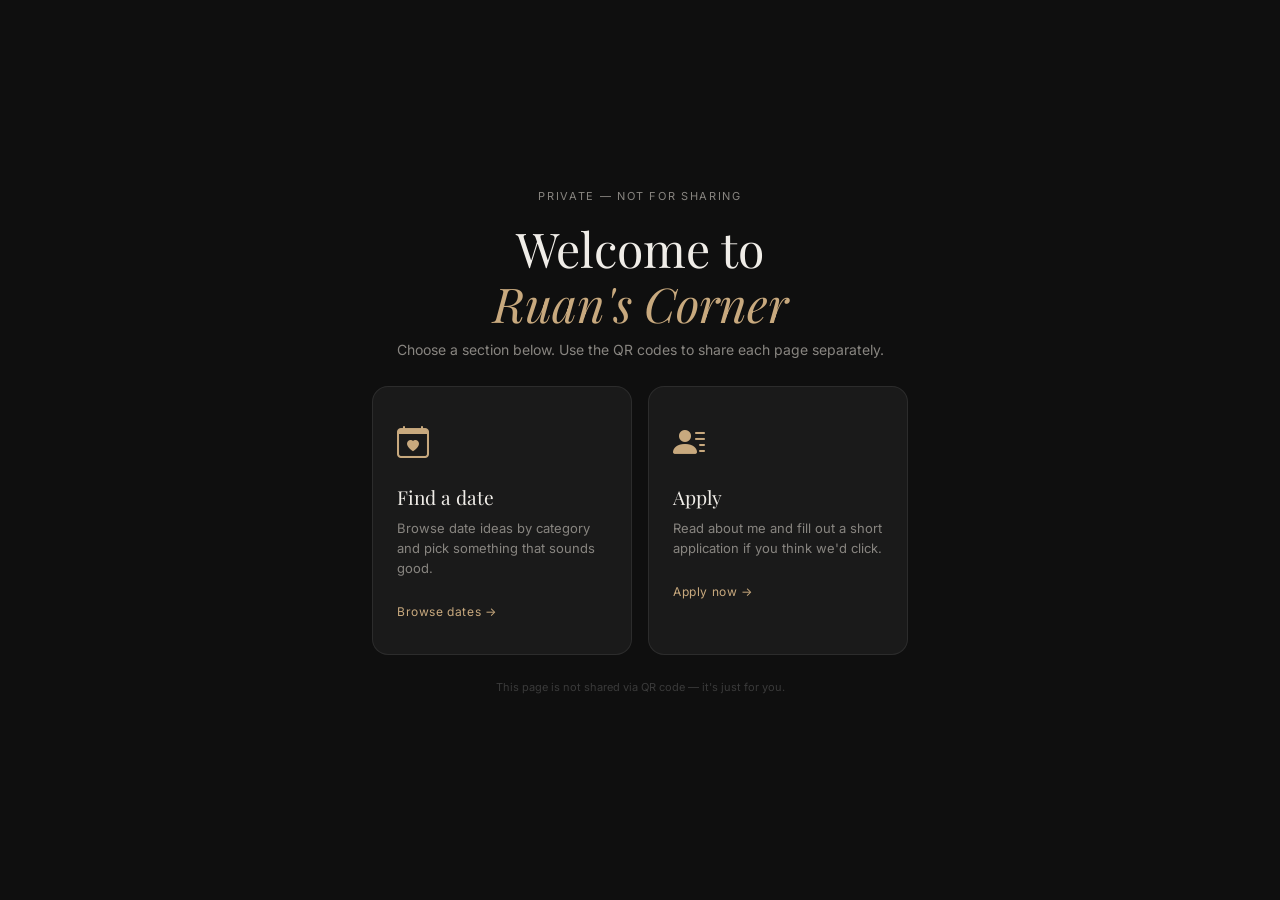
<file: index.html>
<!DOCTYPE html>
<html lang="en">
<head>
    <meta charset="UTF-8" />
    <meta name="viewport" content="width=device-width, initial-scale=1.0" />
    <title>Ruan's Corner</title>
    <link rel="preconnect" href="https://fonts.googleapis.com" />
    <link rel="preconnect" href="https://fonts.gstatic.com" crossorigin />
    <link href="https://fonts.googleapis.com/css2?family=Inter:wght@400;500&family=Playfair+Display:ital,wght@0,400;0,500;1,400&display=swap" rel="stylesheet" />
    <link rel="stylesheet" href="https://cdn.jsdelivr.net/npm/bootstrap@5.3.3/dist/css/bootstrap.min.css" />
    <link rel="stylesheet" href="https://cdn.jsdelivr.net/npm/bootstrap-icons@1.11.3/font/bootstrap-icons.min.css" />
    <style>
        :root {
            --bg: #0f0f0f;
            --surface: #1a1a1a;
            --surface-2: #222222;
            --border: rgba(255,255,255,0.08);
            --border-hover: rgba(255,255,255,0.18);
            --text: #f0ede8;
            --muted: #888580;
            --accent: #c8a97e;
            --accent-dim: rgba(200,169,126,0.12);
            --accent-border: rgba(200,169,126,0.35);
        }

        body {
            background: var(--bg);
            color: var(--text);
            font-family: 'Inter', sans-serif;
            min-height: 100vh;
            display: flex;
            align-items: center;
            justify-content: center;
            padding: 2rem 1rem;
        }

        .eyebrow {
            font-size: 11px;
            letter-spacing: 0.15em;
            text-transform: uppercase;
            color: var(--muted);
        }

        h1 {
            font-family: 'Playfair Display', serif;
            font-size: clamp(2rem, 6vw, 3rem);
            font-weight: 400;
            color: var(--text);
            line-height: 1.15;
        }

            h1 em {
                color: var(--accent);
                font-style: italic;
            }

        .subtitle {
            font-size: 14px;
            color: var(--muted);
            line-height: 1.6;
        }

        .nav-card {
            background: var(--surface);
            border: 1px solid var(--border);
            border-radius: 16px;
            padding: 2rem 1.5rem;
            text-decoration: none;
            display: block;
            color: inherit;
            transition: border-color 0.2s, background 0.2s, transform 0.15s;
        }

            .nav-card:hover {
                border-color: var(--border-hover);
                background: var(--surface-2);
                transform: translateY(-2px);
                color: inherit;
            }

            .nav-card .card-icon {
                font-size: 2rem;
                color: var(--accent);
                margin-bottom: 1rem;
                display: block;
            }

            .nav-card .card-title {
                font-family: 'Playfair Display', serif;
                font-size: 1.2rem;
                font-weight: 400;
                color: var(--text);
                margin-bottom: 0.4rem;
            }

            .nav-card .card-desc {
                font-size: 13px;
                color: var(--muted);
                line-height: 1.55;
                margin-bottom: 1.25rem;
            }

            .nav-card .card-cta {
                font-size: 12px;
                color: var(--accent);
                letter-spacing: 0.05em;
            }

        .page-footer {
            font-size: 11px;
            color: var(--border-hover);
        }
    </style>
</head>
<body>
    <div class="container" style="max-width:560px;">
        <div class="text-center mb-4">
            <p class="eyebrow mb-3">Private &mdash; not for sharing</p>
            <h1 class="mb-2">Welcome to<br><em>Ruan's Corner</em></h1>
            <p class="subtitle">Choose a section below. Use the QR codes to share each page separately.</p>
        </div>

        <div class="row g-3 mb-4">
            <div class="col-6">
                <a href="FindADate/findADate.html" class="nav-card h-100">
                    <i class="bi bi-calendar-heart card-icon"></i>
                    <div class="card-title">Find a date</div>
                    <p class="card-desc">Browse date ideas by category and pick something that sounds good.</p>
                    <span class="card-cta">Browse dates &rarr;</span>
                </a>
            </div>
            <div class="col-6">
                <a href="GirlfriendApplication/applyPage.html" class="nav-card h-100">
                    <i class="bi bi-person-lines-fill card-icon"></i>
                    <div class="card-title">Apply</div>
                    <p class="card-desc">Read about me and fill out a short application if you think we'd click.</p>
                    <span class="card-cta">Apply now &rarr;</span>
                </a>
            </div>
        </div>

        <p class="page-footer text-center">This page is not shared via QR code &mdash; it's just for you.</p>
    </div>
</body>
</html>
</file>
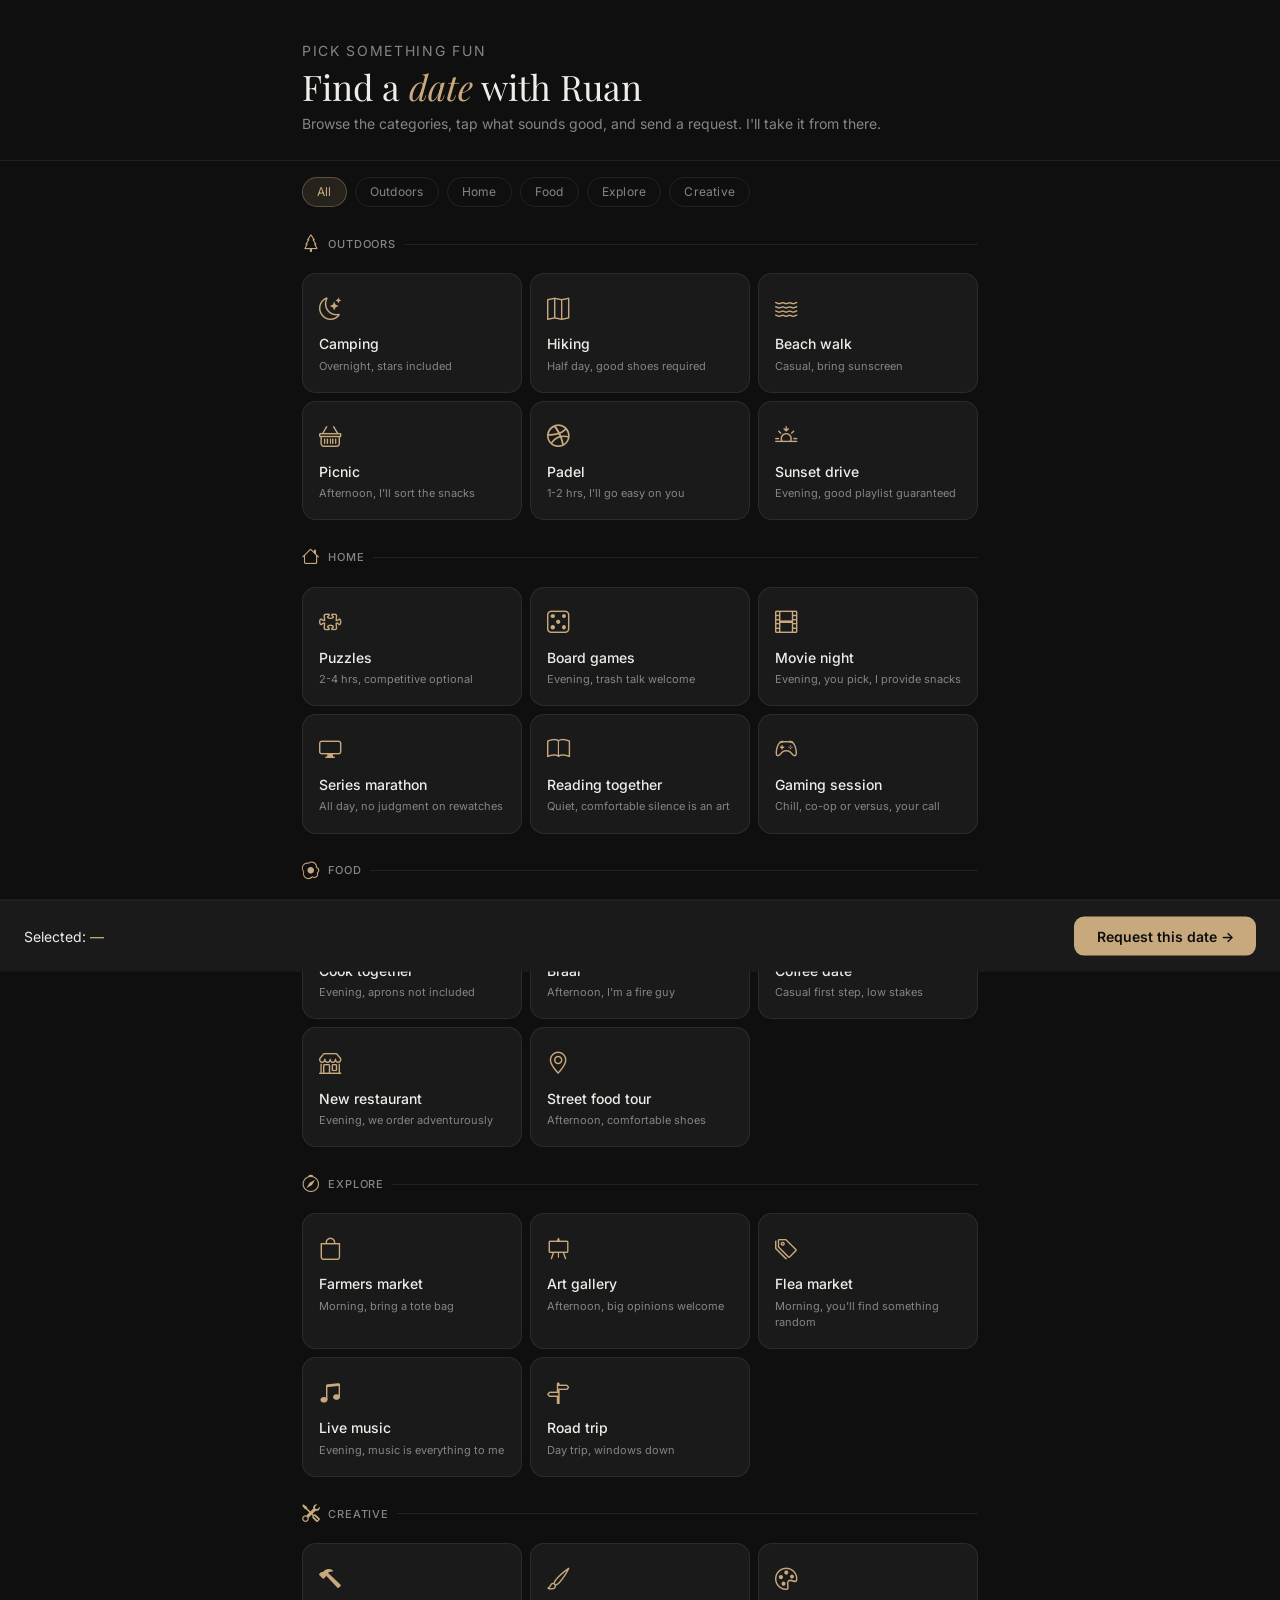
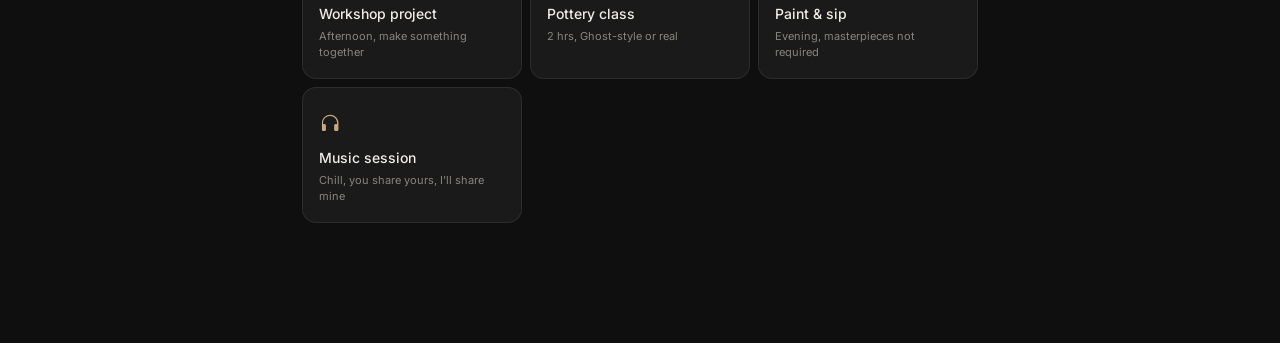
<file: FindADate/findADate.html>
<!DOCTYPE html>
<html lang="en">
<head>
    <meta charset="UTF-8" />
    <meta name="viewport" content="width=device-width, initial-scale=1.0" />
    <title>Find a date with Ruan</title>
    <link rel="preconnect" href="https://fonts.googleapis.com" />
    <link rel="preconnect" href="https://fonts.gstatic.com" crossorigin />
    <link href="https://fonts.googleapis.com/css2?family=Inter:wght@400;500&family=Playfair+Display:ital,wght@0,400;1,400&display=swap" rel="stylesheet" />
    <link rel="stylesheet" href="https://cdn.jsdelivr.net/npm/bootstrap@5.3.3/dist/css/bootstrap.min.css" />
    <link rel="stylesheet" href="https://cdn.jsdelivr.net/npm/bootstrap-icons@1.11.3/font/bootstrap-icons.min.css" />
    <style>
        :root {
            --bg: #0f0f0f;
            --surface: #1a1a1a;
            --surface-2: #222222;
            --surface-3: #2a2a2a;
            --border: rgba(255,255,255,0.08);
            --border-hover: rgba(255,255,255,0.18);
            --text: #f0ede8;
            --muted: #888580;
            --accent: #c8a97e;
            --accent-dim: rgba(200,169,126,0.12);
            --accent-border: rgba(200,169,126,0.35);
        }

        body {
            background: var(--bg);
            color: var(--text);
            font-family: 'Inter', sans-serif;
            padding-bottom: 6rem;
        }

        /* ---- Header ---- */
        .page-header {
            border-bottom: 1px solid var(--border);
            padding: 2.5rem 0 1.5rem;
        }

        .eyebrow {
            font-size: 11px;
            letter-spacing: 0.12em;
            text-transform: uppercase;
            color: var(--muted);
        }

        .page-header h1 {
            font-family: 'Playfair Display', serif;
            font-size: clamp(1.6rem, 4vw, 2.2rem);
            font-weight: 400;
            color: var(--text);
            margin-bottom: 0.3rem;
        }

            .page-header h1 em {
                color: var(--accent);
            }

        .page-header p {
            font-size: 14px;
            color: var(--muted);
            line-height: 1.6;
            margin: 0;
        }

        /* ---- Filter pills ---- */
        .filter-pill {
            font-size: 12px;
            padding: 5px 14px;
            border-radius: 20px;
            border: 1px solid var(--border);
            color: var(--muted);
            cursor: pointer;
            background: transparent;
            transition: all 0.15s;
            letter-spacing: 0.02em;
            white-space: nowrap;
        }

            .filter-pill:hover {
                border-color: var(--border-hover);
                color: var(--text);
            }

            .filter-pill.active {
                border-color: var(--accent-border);
                color: var(--accent);
                background: var(--accent-dim);
            }

        /* ---- Category heading ---- */
        .cat-label {
            font-size: 11px;
            font-weight: 500;
            letter-spacing: 0.08em;
            text-transform: uppercase;
            color: var(--muted);
            white-space: nowrap;
        }

        .cat-line {
            flex: 1;
            height: 1px;
            background: var(--border);
        }

        /* ---- Date card ---- */
        .date-card {
            background: var(--surface);
            border: 1px solid var(--border);
            border-radius: 14px;
            padding: 1.1rem 1rem;
            cursor: pointer;
            transition: border-color 0.15s, background 0.15s, transform 0.12s;
            user-select: none;
            height: 100%;
        }

            .date-card:hover {
                border-color: var(--accent-border);
                background: var(--surface-2);
                transform: translateY(-1px);
            }

            .date-card.selected {
                border-color: var(--accent);
                background: var(--accent-dim);
            }

            .date-card .dc-icon {
                font-size: 1.4rem;
                color: var(--accent);
                margin-bottom: 0.5rem;
                display: block;
            }

            .date-card .dc-name {
                font-size: 14px;
                font-weight: 500;
                color: var(--text);
                margin-bottom: 0.2rem;
            }

            .date-card .dc-meta {
                font-size: 11px;
                color: var(--muted);
            }

        /* ---- CTA bar ---- */
        .cta-bar {
            position: fixed;
            bottom: 0;
            left: 0;
            right: 0;
            background: var(--surface);
            border-top: 1px solid var(--border);
            padding: 1rem 1.5rem;
            display: flex;
            align-items: center;
            justify-content: space-between;
            gap: 1rem;
            transform: translateY(100%);
            transition: transform 0.25s cubic-bezier(0.4,0,0.2,1);
            z-index: 100;
        }

            .cta-bar.visible {
                transform: translateY(0);
            }

        .cta-label {
            font-size: 14px;
            color: var(--text);
        }

            .cta-label span {
                color: var(--accent);
                font-weight: 500;
            }

        .cta-btn {
            background: var(--accent);
            color: #0f0f0f;
            border: none;
            border-radius: 10px;
            padding: 0.55rem 1.4rem;
            font-size: 14px;
            font-weight: 600;
            font-family: 'Inter', sans-serif;
            cursor: pointer;
            white-space: nowrap;
            transition: opacity 0.15s;
        }

            .cta-btn:hover {
                opacity: 0.88;
            }

        /* ---- Modal ---- */
        .modal-backdrop-custom {
            display: none;
            position: fixed;
            inset: 0;
            background: rgba(0,0,0,0.75);
            z-index: 200;
            align-items: center;
            justify-content: center;
            padding: 1rem;
        }

            .modal-backdrop-custom.open {
                display: flex;
            }

        .modal-box {
            background: var(--surface);
            border: 1px solid var(--border-hover);
            border-radius: 20px;
            padding: 2rem;
            width: 100%;
            max-width: 460px;
            max-height: 90vh;
            overflow-y: auto;
        }

        .modal-title {
            font-family: 'Playfair Display', serif;
            font-size: 1.4rem;
            font-weight: 400;
            color: var(--text);
            margin-bottom: 0.3rem;
        }

        .modal-sub {
            font-size: 13px;
            color: var(--muted);
            margin-bottom: 1.75rem;
            line-height: 1.5;
        }

        /* ---- Form fields ---- */
        .f-label {
            display: block;
            font-size: 12px;
            color: var(--muted);
            margin-bottom: 5px;
            letter-spacing: 0.03em;
        }

        .f-input {
            width: 100%;
            background: var(--surface-3);
            border: 1px solid var(--border);
            border-radius: 10px;
            padding: 0.6rem 0.85rem;
            font-size: 14px;
            color: var(--text);
            font-family: 'Inter', sans-serif;
            outline: none;
            transition: border-color 0.15s;
        }

            .f-input:focus {
                border-color: var(--accent-border);
            }

            .f-input::placeholder {
                color: #555;
            }

        textarea.f-input {
            height: 80px;
            resize: vertical;
        }

        .btn-cancel {
            flex: 1;
            background: transparent;
            border: 1px solid var(--border);
            color: var(--muted);
            border-radius: 10px;
            padding: 0.6rem;
            font-size: 14px;
            font-family: 'Inter', sans-serif;
            cursor: pointer;
            transition: border-color 0.15s, color 0.15s;
        }

            .btn-cancel:hover {
                border-color: var(--border-hover);
                color: var(--text);
            }

        .btn-submit {
            flex: 2;
            background: var(--accent);
            color: #0f0f0f;
            border: none;
            border-radius: 10px;
            padding: 0.6rem;
            font-size: 14px;
            font-weight: 600;
            font-family: 'Inter', sans-serif;
            cursor: pointer;
            transition: opacity 0.15s;
        }

            .btn-submit:hover {
                opacity: 0.88;
            }

            .btn-submit:disabled {
                opacity: 0.5;
                cursor: not-allowed;
            }

        .success-msg {
            text-align: center;
            padding: 2.5rem 0;
        }

            .success-msg .s-icon {
                font-size: 2.5rem;
                color: var(--accent);
                margin-bottom: 1rem;
                display: block;
            }

            .success-msg h3 {
                font-family: 'Playfair Display', serif;
                font-size: 1.3rem;
                font-weight: 400;
                color: var(--text);
                margin-bottom: 0.5rem;
            }

            .success-msg p {
                font-size: 13px;
                color: var(--muted);
                line-height: 1.6;
            }

        /* ---- Hidden category ---- */
        .cat-section.hidden {
            display: none;
        }
    </style>
</head>
<body>

    <header class="page-header">
        <div class="container" style="max-width:700px;">
            <p class="eyebrow mb-1">Pick something fun</p>
            <h1>Find a <em>date</em> with Ruan</h1>
            <p>Browse the categories, tap what sounds good, and send a request. I'll take it from there.</p>
        </div>
    </header>

    <!-- Filter pills -->
    <div class="container mt-3" style="max-width:700px;">
        <div class="d-flex flex-wrap gap-2">
            <button class="filter-pill active" data-filter="all">All</button>
            <button class="filter-pill" data-filter="outdoors">Outdoors</button>
            <button class="filter-pill" data-filter="home">Home</button>
            <button class="filter-pill" data-filter="food">Food</button>
            <button class="filter-pill" data-filter="explore">Explore</button>
            <button class="filter-pill" data-filter="creative">Creative</button>
        </div>
    </div>

    <!-- Categories -->
    <div class="container mt-4" style="max-width:700px;">

        <!-- Outdoors -->
        <div class="cat-section mb-4" data-cat="outdoors">
            <div class="d-flex align-items-center gap-2 mb-3">
                <i class="bi bi-tree cat-icon" style="color:var(--accent);font-size:1.1rem;"></i>
                <span class="cat-label">Outdoors</span>
                <div class="cat-line"></div>
            </div>
            <div class="row g-2">
                <div class="col-6 col-sm-4">
                    <div class="date-card" data-name="Camping">
                        <i class="bi bi-moon-stars dc-icon"></i>
                        <div class="dc-name">Camping</div>
                        <div class="dc-meta">Overnight, stars included</div>
                    </div>
                </div>
                <div class="col-6 col-sm-4">
                    <div class="date-card" data-name="Hiking">
                        <i class="bi bi-map dc-icon"></i>
                        <div class="dc-name">Hiking</div>
                        <div class="dc-meta">Half day, good shoes required</div>
                    </div>
                </div>
                <div class="col-6 col-sm-4">
                    <div class="date-card" data-name="Beach walk">
                        <i class="bi bi-water dc-icon"></i>
                        <div class="dc-name">Beach walk</div>
                        <div class="dc-meta">Casual, bring sunscreen</div>
                    </div>
                </div>
                <div class="col-6 col-sm-4">
                    <div class="date-card" data-name="Picnic">
                        <i class="bi bi-basket dc-icon"></i>
                        <div class="dc-name">Picnic</div>
                        <div class="dc-meta">Afternoon, I'll sort the snacks</div>
                    </div>
                </div>
                <div class="col-6 col-sm-4">
                    <div class="date-card" data-name="Padel">
                        <i class="bi bi-dribbble dc-icon"></i>
                        <div class="dc-name">Padel</div>
                        <div class="dc-meta">1-2 hrs, I'll go easy on you</div>
                    </div>
                </div>
                <div class="col-6 col-sm-4">
                    <div class="date-card" data-name="Sunset drive">
                        <i class="bi bi-sunset dc-icon"></i>
                        <div class="dc-name">Sunset drive</div>
                        <div class="dc-meta">Evening, good playlist guaranteed</div>
                    </div>
                </div>
            </div>
        </div>

        <!-- Home -->
        <div class="cat-section mb-4" data-cat="home">
            <div class="d-flex align-items-center gap-2 mb-3">
                <i class="bi bi-house cat-icon" style="color:var(--accent);font-size:1.1rem;"></i>
                <span class="cat-label">Home</span>
                <div class="cat-line"></div>
            </div>
            <div class="row g-2">
                <div class="col-6 col-sm-4">
                    <div class="date-card" data-name="Puzzles">
                        <i class="bi bi-puzzle dc-icon"></i>
                        <div class="dc-name">Puzzles</div>
                        <div class="dc-meta">2-4 hrs, competitive optional</div>
                    </div>
                </div>
                <div class="col-6 col-sm-4">
                    <div class="date-card" data-name="Board games">
                        <i class="bi bi-dice-5 dc-icon"></i>
                        <div class="dc-name">Board games</div>
                        <div class="dc-meta">Evening, trash talk welcome</div>
                    </div>
                </div>
                <div class="col-6 col-sm-4">
                    <div class="date-card" data-name="Movie night">
                        <i class="bi bi-film dc-icon"></i>
                        <div class="dc-name">Movie night</div>
                        <div class="dc-meta">Evening, you pick, I provide snacks</div>
                    </div>
                </div>
                <div class="col-6 col-sm-4">
                    <div class="date-card" data-name="Series marathon">
                        <i class="bi bi-display dc-icon"></i>
                        <div class="dc-name">Series marathon</div>
                        <div class="dc-meta">All day, no judgment on rewatches</div>
                    </div>
                </div>
                <div class="col-6 col-sm-4">
                    <div class="date-card" data-name="Reading together">
                        <i class="bi bi-book dc-icon"></i>
                        <div class="dc-name">Reading together</div>
                        <div class="dc-meta">Quiet, comfortable silence is an art</div>
                    </div>
                </div>
                <div class="col-6 col-sm-4">
                    <div class="date-card" data-name="Gaming session">
                        <i class="bi bi-controller dc-icon"></i>
                        <div class="dc-name">Gaming session</div>
                        <div class="dc-meta">Chill, co-op or versus, your call</div>
                    </div>
                </div>
            </div>
        </div>

        <!-- Food -->
        <div class="cat-section mb-4" data-cat="food">
            <div class="d-flex align-items-center gap-2 mb-3">
                <i class="bi bi-egg-fried cat-icon" style="color:var(--accent);font-size:1.1rem;"></i>
                <span class="cat-label">Food</span>
                <div class="cat-line"></div>
            </div>
            <div class="row g-2">
                <div class="col-6 col-sm-4">
                    <div class="date-card" data-name="Cook together">
                        <i class="bi bi-fire dc-icon"></i>
                        <div class="dc-name">Cook together</div>
                        <div class="dc-meta">Evening, aprons not included</div>
                    </div>
                </div>
                <div class="col-6 col-sm-4">
                    <div class="date-card" data-name="Braai">
                        <i class="bi bi-balloon-heart dc-icon"></i>
                        <div class="dc-name">Braai</div>
                        <div class="dc-meta">Afternoon, I'm a fire guy</div>
                    </div>
                </div>
                <div class="col-6 col-sm-4">
                    <div class="date-card" data-name="Coffee date">
                        <i class="bi bi-cup-hot dc-icon"></i>
                        <div class="dc-name">Coffee date</div>
                        <div class="dc-meta">Casual first step, low stakes</div>
                    </div>
                </div>
                <div class="col-6 col-sm-4">
                    <div class="date-card" data-name="New restaurant">
                        <i class="bi bi-shop dc-icon"></i>
                        <div class="dc-name">New restaurant</div>
                        <div class="dc-meta">Evening, we order adventurously</div>
                    </div>
                </div>
                <div class="col-6 col-sm-4">
                    <div class="date-card" data-name="Street food tour">
                        <i class="bi bi-geo-alt dc-icon"></i>
                        <div class="dc-name">Street food tour</div>
                        <div class="dc-meta">Afternoon, comfortable shoes</div>
                    </div>
                </div>
            </div>
        </div>

        <!-- Explore -->
        <div class="cat-section mb-4" data-cat="explore">
            <div class="d-flex align-items-center gap-2 mb-3">
                <i class="bi bi-compass cat-icon" style="color:var(--accent);font-size:1.1rem;"></i>
                <span class="cat-label">Explore</span>
                <div class="cat-line"></div>
            </div>
            <div class="row g-2">
                <div class="col-6 col-sm-4">
                    <div class="date-card" data-name="Farmers market">
                        <i class="bi bi-bag dc-icon"></i>
                        <div class="dc-name">Farmers market</div>
                        <div class="dc-meta">Morning, bring a tote bag</div>
                    </div>
                </div>
                <div class="col-6 col-sm-4">
                    <div class="date-card" data-name="Art gallery">
                        <i class="bi bi-easel dc-icon"></i>
                        <div class="dc-name">Art gallery</div>
                        <div class="dc-meta">Afternoon, big opinions welcome</div>
                    </div>
                </div>
                <div class="col-6 col-sm-4">
                    <div class="date-card" data-name="Flea market">
                        <i class="bi bi-tags dc-icon"></i>
                        <div class="dc-name">Flea market</div>
                        <div class="dc-meta">Morning, you'll find something random</div>
                    </div>
                </div>
                <div class="col-6 col-sm-4">
                    <div class="date-card" data-name="Live music">
                        <i class="bi bi-music-note-beamed dc-icon"></i>
                        <div class="dc-name">Live music</div>
                        <div class="dc-meta">Evening, music is everything to me</div>
                    </div>
                </div>
                <div class="col-6 col-sm-4">
                    <div class="date-card" data-name="Road trip">
                        <i class="bi bi-signpost-split dc-icon"></i>
                        <div class="dc-name">Road trip</div>
                        <div class="dc-meta">Day trip, windows down</div>
                    </div>
                </div>
            </div>
        </div>

        <!-- Creative -->
        <div class="cat-section mb-4" data-cat="creative">
            <div class="d-flex align-items-center gap-2 mb-3">
                <i class="bi bi-tools cat-icon" style="color:var(--accent);font-size:1.1rem;"></i>
                <span class="cat-label">Creative</span>
                <div class="cat-line"></div>
            </div>
            <div class="row g-2">
                <div class="col-6 col-sm-4">
                    <div class="date-card" data-name="Workshop project">
                        <i class="bi bi-hammer dc-icon"></i>
                        <div class="dc-name">Workshop project</div>
                        <div class="dc-meta">Afternoon, make something together</div>
                    </div>
                </div>
                <div class="col-6 col-sm-4">
                    <div class="date-card" data-name="Pottery class">
                        <i class="bi bi-brush dc-icon"></i>
                        <div class="dc-name">Pottery class</div>
                        <div class="dc-meta">2 hrs, Ghost-style or real</div>
                    </div>
                </div>
                <div class="col-6 col-sm-4">
                    <div class="date-card" data-name="Paint and sip">
                        <i class="bi bi-palette dc-icon"></i>
                        <div class="dc-name">Paint &amp; sip</div>
                        <div class="dc-meta">Evening, masterpieces not required</div>
                    </div>
                </div>
                <div class="col-6 col-sm-4">
                    <div class="date-card" data-name="Music session">
                        <i class="bi bi-headphones dc-icon"></i>
                        <div class="dc-name">Music session</div>
                        <div class="dc-meta">Chill, you share yours, I'll share mine</div>
                    </div>
                </div>
            </div>
        </div>

    </div><!-- /container -->
    <!-- CTA bar -->
    <div class="cta-bar" id="ctaBar">
        <div class="cta-label">Selected: <span id="ctaSelected">&mdash;</span></div>
        <button class="cta-btn" id="ctaBtn">Request this date &rarr;</button>
    </div>

    <!-- Modal -->
    <div class="modal-backdrop-custom" id="modalOverlay">
        <div class="modal-box">
            <div id="formWrap">
                <h2 class="modal-title" id="modalTitle">Let's make it happen</h2>
                <p class="modal-sub" id="modalSub">Fill in the details and I'll get back to you.</p>

                <form id="dateForm" action="https://formspree.io/f/mnjkdnod" method="POST">
                    <input type="hidden" name="_subject" id="hiddenSubject" value="Date request" />
                    <input type="hidden" name="date_idea" id="hiddenDate" value="" />

                    <div class="mb-3">
                        <label class="f-label" for="d-name">Your name</label>
                        <input class="f-input" type="text" id="d-name" name="name" placeholder="First name is fine" required />
                    </div>
                    <div class="mb-3">
                        <label class="f-label" for="d-contact">Your number or email</label>
                        <input class="f-input" type="text" id="d-contact" name="contact" placeholder="So I can actually reply" required />
                    </div>
                    <div class="mb-3">
                        <label class="f-label" for="d-when">When works for you? (rough idea is fine)</label>
                        <input class="f-input" type="text" id="d-when" name="preferred_time" placeholder="e.g. Weekend afternoons, evenings after 6..." />
                    </div>
                    <div class="mb-3">
                        <label class="f-label" for="d-note">Anything else I should know?</label>
                        <textarea class="f-input" id="d-note" name="note" placeholder="Allergies, a better idea, or just a hello, whatever feels right"></textarea>
                    </div>

                    <div class="d-flex gap-2 mt-3">
                        <button type="button" class="btn-cancel" id="cancelBtn">Cancel</button>
                        <button type="submit" class="btn-submit" id="submitBtn">Send request &rarr;</button>
                    </div>
                </form>

                <div id="successMsg" class="success-msg" style="display:none;">
                    <i class="bi bi-check-circle s-icon"></i>
                    <h3>Request sent!</h3>
                    <p>I'll be in touch. Looking forward to it.</p>
                </div>
            </div>
        </div>
    </div>

    <script src="https://cdn.jsdelivr.net/npm/bootstrap@5.3.3/dist/js/bootstrap.bundle.min.js"></script>
    <script>
    // Filter
    document.querySelectorAll('.filter-pill').forEach(pill => {
      pill.addEventListener('click', () => {
        document.querySelectorAll('.filter-pill').forEach(p => p.classList.remove('active'));
        pill.classList.add('active');
        const filter = pill.dataset.filter;
        document.querySelectorAll('.cat-section').forEach(cat => {
          cat.classList.toggle('hidden', filter !== 'all' && cat.dataset.cat !== filter);
        });
      });
    });

    // Card selection
    let selectedDate = null;
    const ctaBar = document.getElementById('ctaBar');
    const ctaSelected = document.getElementById('ctaSelected');

    document.querySelectorAll('.date-card').forEach(card => {
      card.addEventListener('click', () => {
        document.querySelectorAll('.date-card').forEach(c => c.classList.remove('selected'));
        card.classList.add('selected');
        selectedDate = card.dataset.name;
        ctaSelected.textContent = selectedDate;
        ctaBar.classList.add('visible');
      });
    });

    // Open modal
    document.getElementById('ctaBtn').addEventListener('click', () => {
      if (!selectedDate) return;
      document.getElementById('modalTitle').textContent = selectedDate;
      document.getElementById('hiddenDate').value = selectedDate;
      document.getElementById('hiddenSubject').value = 'Date request: ' + selectedDate;
      document.getElementById('successMsg').style.display = 'none';
      document.getElementById('dateForm').style.display = '';
      document.getElementById('modalOverlay').classList.add('open');
      document.getElementById('d-name').focus();
    });

    // Close modal
    document.getElementById('cancelBtn').addEventListener('click', () => {
      document.getElementById('modalOverlay').classList.remove('open');
    });
    document.getElementById('modalOverlay').addEventListener('click', e => {
      if (e.target === document.getElementById('modalOverlay')) {
        document.getElementById('modalOverlay').classList.remove('open');
      }
    });

    // Submit via AJAX
    document.getElementById('dateForm').addEventListener('submit', async e => {
      e.preventDefault();
      const btn = document.getElementById('submitBtn');
      btn.disabled = true;
      btn.textContent = 'Sending...';
      try {
        const res = await fetch(e.target.action, {
          method: 'POST',
          body: new FormData(e.target),
          headers: { 'Accept': 'application/json' }
        });
        if (res.ok) {
          e.target.style.display = 'none';
          document.getElementById('successMsg').style.display = 'block';
          document.querySelectorAll('.date-card').forEach(c => c.classList.remove('selected'));
          ctaBar.classList.remove('visible');
          selectedDate = null;
          e.target.reset();
        } else {
          btn.textContent = 'Something went wrong \u2014 try again';
          btn.disabled = false;
        }
      } catch {
        btn.textContent = 'Something went wrong \u2014 try again';
        btn.disabled = false;
      }
    });
    </script>
</body>
</html>
</file>
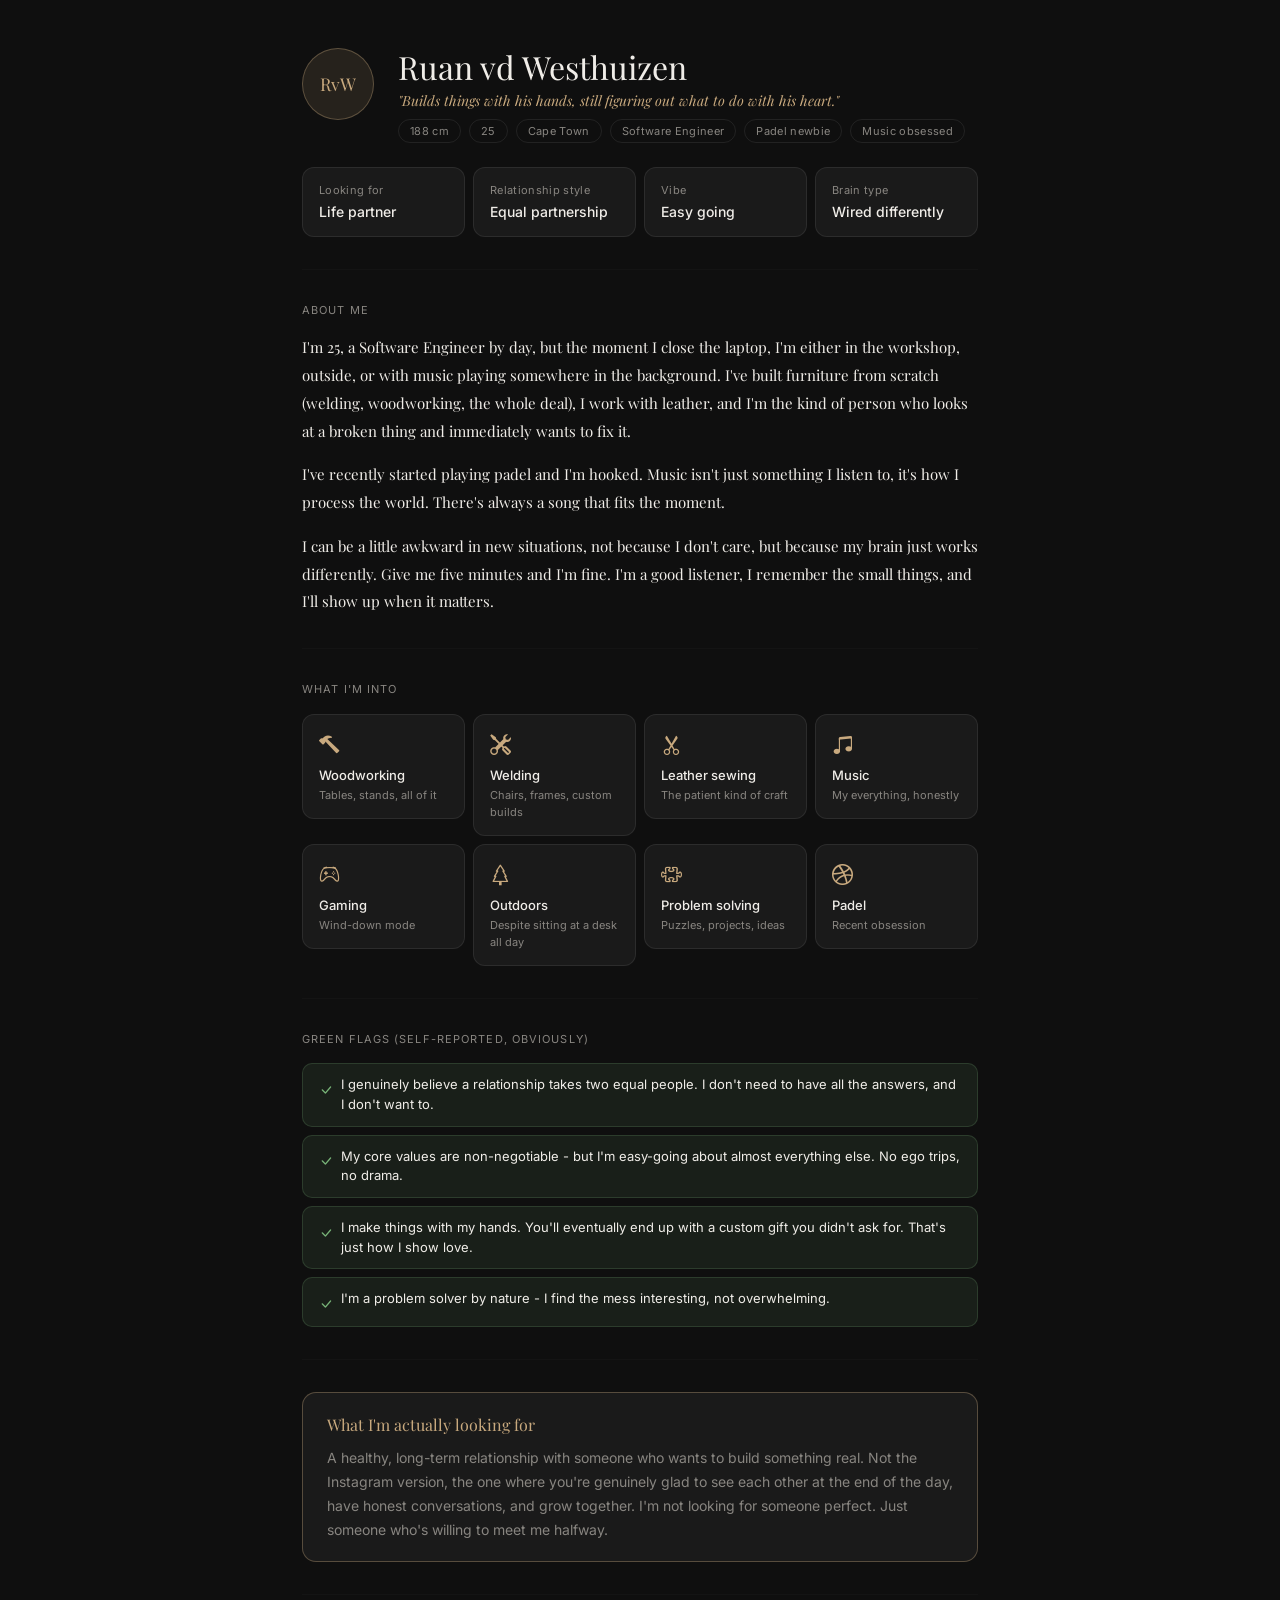
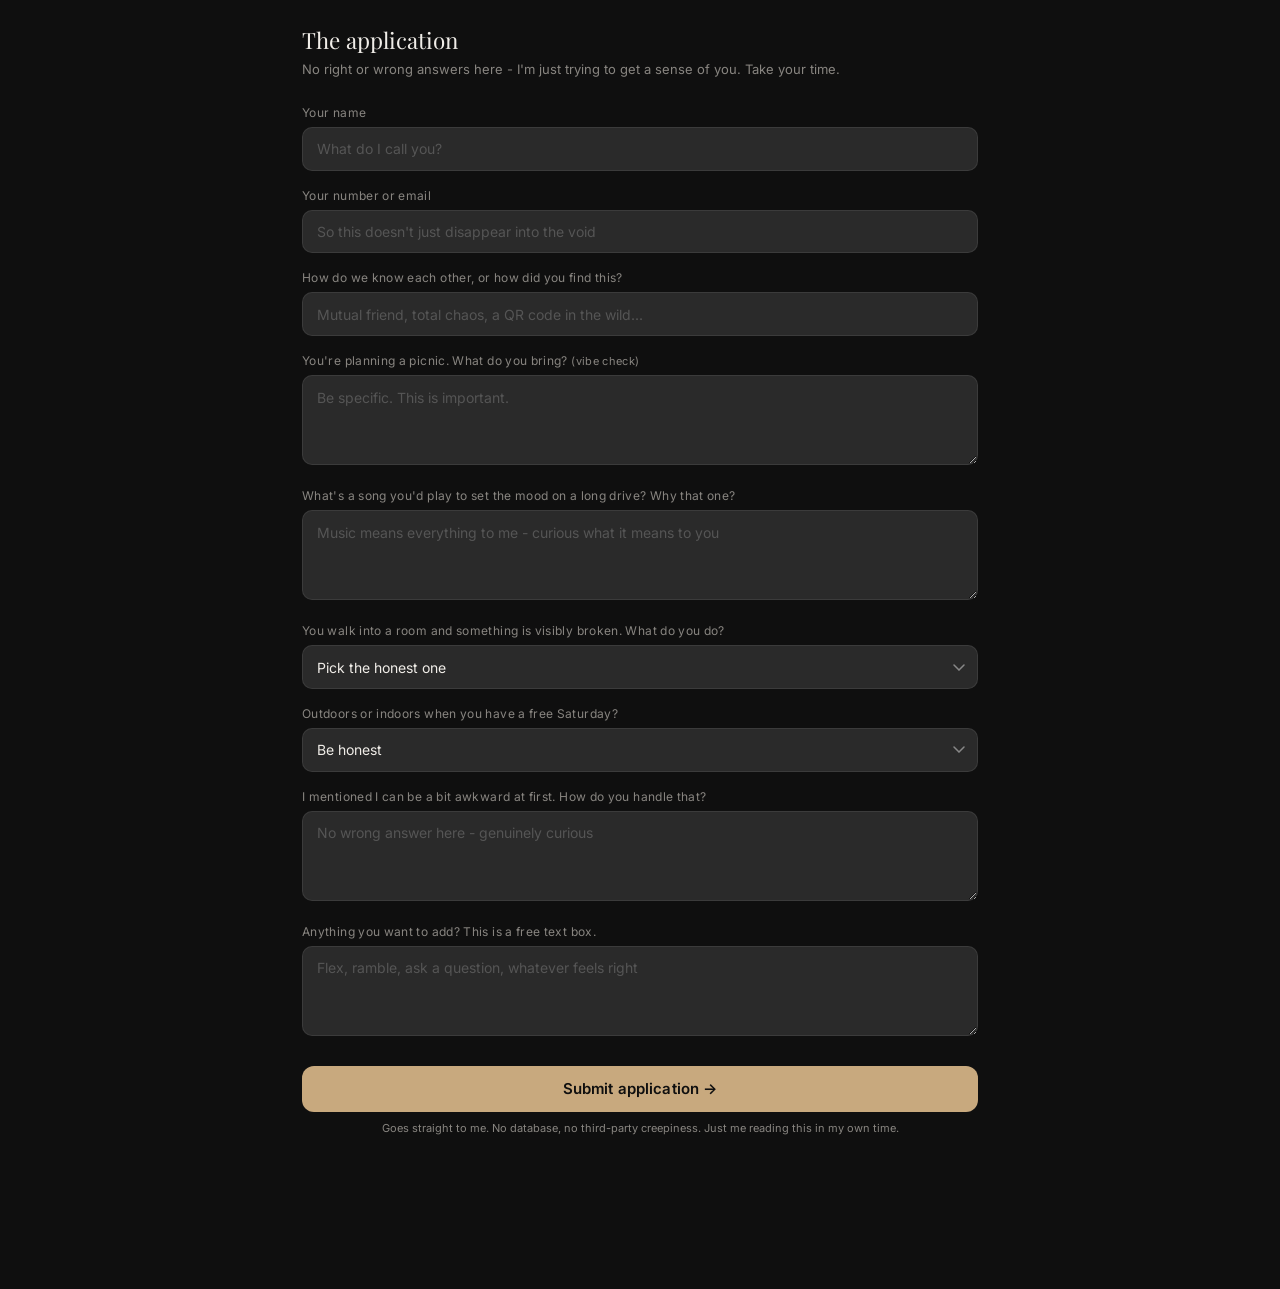
<file: GirlfriendApplication/applyPage.html>
<!DOCTYPE html>
<html lang="en">
<head>
    <meta charset="UTF-8" />
    <meta name="viewport" content="width=device-width, initial-scale=1.0" />
    <title>Apply - Ruan vd Westhuizen</title>
    <link rel="preconnect" href="https://fonts.googleapis.com" />
    <link rel="preconnect" href="https://fonts.gstatic.com" crossorigin />
    <link href="https://fonts.googleapis.com/css2?family=Inter:wght@400;500&family=Playfair+Display:ital,wght@0,400;0,500;1,400&display=swap" rel="stylesheet" />
    <link rel="stylesheet" href="https://cdn.jsdelivr.net/npm/bootstrap@5.3.3/dist/css/bootstrap.min.css" />
    <link rel="stylesheet" href="https://cdn.jsdelivr.net/npm/bootstrap-icons@1.11.3/font/bootstrap-icons.min.css" />
    <style>
        :root {
            --bg: #0f0f0f;
            --surface: #1a1a1a;
            --surface-2: #222222;
            --surface-3: #2a2a2a;
            --border: rgba(255,255,255,0.08);
            --border-hover: rgba(255,255,255,0.18);
            --text: #f0ede8;
            --muted: #888580;
            --accent: #c8a97e;
            --accent-dim: rgba(200,169,126,0.12);
            --accent-border: rgba(200,169,126,0.35);
            --green: #78b478;
            --green-dim: rgba(120,180,120,0.1);
        }

        body {
            background: var(--bg);
            color: var(--text);
            font-family: 'Inter', sans-serif;
            padding-bottom: 5rem;
        }

        /* ---- Avatar ---- */
        .avatar {
            width: 72px;
            height: 72px;
            border-radius: 50%;
            border: 1px solid var(--accent-border);
            background: var(--accent-dim);
            display: flex;
            align-items: center;
            justify-content: center;
            font-family: 'Playfair Display', serif;
            font-size: 1.1rem;
            font-weight: 400;
            color: var(--accent);
            flex-shrink: 0;
        }

        /* ---- Name / tagline ---- */
        .profile-name {
            font-family: 'Playfair Display', serif;
            font-size: clamp(1.5rem, 4vw, 2rem);
            font-weight: 400;
            color: var(--text);
            margin-bottom: 0.2rem;
        }

        .profile-tagline {
            font-family: 'Playfair Display', serif;
            font-size: 14px;
            font-style: italic;
            color: var(--accent);
            line-height: 1.5;
        }

        /* ---- Tags ---- */
        .tag {
            font-size: 11px;
            padding: 3px 11px;
            border-radius: 20px;
            border: 1px solid var(--border);
            color: var(--muted);
            letter-spacing: 0.03em;
            white-space: nowrap;
        }

        /* ---- Stat cards ---- */
        .stat-card {
            background: var(--surface);
            border: 1px solid var(--border);
            border-radius: 12px;
            padding: 0.85rem 1rem;
        }

        .stat-label {
            font-size: 11px;
            color: var(--muted);
            margin-bottom: 3px;
            letter-spacing: 0.03em;
        }

        .stat-value {
            font-size: 14px;
            color: var(--text);
            font-weight: 500;
        }

        /* ---- Section eyebrow ---- */
        .eyebrow {
            font-size: 11px;
            letter-spacing: 0.1em;
            text-transform: uppercase;
            color: var(--muted);
        }

        /* ---- Divider ---- */
        .soft-divider {
            border: none;
            border-top: 1px solid var(--border);
            margin: 2rem 0;
        }

        /* ---- Bio ---- */
        .bio-text {
            font-family: 'Playfair Display', serif;
            font-size: 15px;
            color: var(--text);
            line-height: 1.85;
        }

        /* ---- Interest cards ---- */
        .interest-card {
            background: var(--surface);
            border: 1px solid var(--border);
            border-radius: 12px;
            padding: 0.9rem 1rem;
        }

        .interest-icon {
            font-size: 1.3rem;
            color: var(--accent);
            margin-bottom: 0.35rem;
            display: block;
        }

        .interest-name {
            font-size: 13px;
            color: var(--text);
            font-weight: 500;
        }

        .interest-desc {
            font-size: 11px;
            color: var(--muted);
            margin-top: 2px;
        }

        /* ---- Green flags ---- */
        .flag {
            background: var(--green-dim);
            border: 1px solid rgba(120,180,120,0.2);
            border-radius: 10px;
            padding: 0.7rem 1rem;
        }

        .flag-icon {
            color: var(--green);
            font-size: 14px;
            flex-shrink: 0;
        }

        .flag-text {
            font-size: 13px;
            color: var(--text);
            line-height: 1.5;
        }

        /* ---- Looking for box ---- */
        .looking-box {
            background: var(--surface);
            border: 1px solid var(--accent-border);
            border-radius: 14px;
            padding: 1.25rem 1.5rem;
        }

        .looking-title {
            font-family: 'Playfair Display', serif;
            font-size: 1rem;
            font-weight: 400;
            color: var(--accent);
            margin-bottom: 0.6rem;
        }

        .looking-text {
            font-size: 14px;
            color: var(--muted);
            line-height: 1.7;
        }

        /* ---- Form ---- */
        .form-section-title {
            font-family: 'Playfair Display', serif;
            font-size: 1.4rem;
            font-weight: 400;
            color: var(--text);
            margin-bottom: 0.3rem;
        }

        .form-section-sub {
            font-size: 13px;
            color: var(--muted);
            line-height: 1.6;
        }

        .f-label {
            display: block;
            font-size: 12px;
            color: var(--muted);
            margin-bottom: 5px;
            letter-spacing: 0.03em;
        }

        .f-input {
            width: 100%;
            background: var(--surface-3);
            border: 1px solid var(--border);
            border-radius: 10px;
            padding: 0.65rem 0.9rem;
            font-size: 14px;
            color: var(--text);
            font-family: 'Inter', sans-serif;
            outline: none;
            transition: border-color 0.15s;
            -webkit-appearance: none;
            appearance: none;
        }

            .f-input::placeholder {
                color: #555;
            }

            .f-input:focus {
                border-color: var(--accent-border);
            }

        textarea.f-input {
            height: 90px;
            resize: vertical;
        }

        select.f-input {
            background-image: url("data:image/svg+xml,%3Csvg xmlns='http://www.w3.org/2000/svg' width='12' height='7' fill='none'%3E%3Cpath d='M1 1l5 5 5-5' stroke='%23888' stroke-width='1.5' stroke-linecap='round'/%3E%3C/svg%3E");
            background-repeat: no-repeat;
            background-position: right 12px center;
            padding-right: 2.5rem;
            cursor: pointer;
        }

            select.f-input option {
                background: #222;
                color: var(--text);
            }

        .btn-submit {
            width: 100%;
            background: var(--accent);
            color: #0f0f0f;
            border: none;
            border-radius: 12px;
            padding: 0.75rem;
            font-size: 15px;
            font-weight: 600;
            font-family: 'Inter', sans-serif;
            cursor: pointer;
            transition: opacity 0.15s;
            letter-spacing: 0.01em;
        }

            .btn-submit:hover {
                opacity: 0.88;
            }

            .btn-submit:disabled {
                opacity: 0.5;
                cursor: not-allowed;
            }

        .disclaimer {
            font-size: 11px;
            color: var(--muted);
            line-height: 1.5;
        }

        /* ---- Success ---- */
        .success-msg {
            display: none;
            text-align: center;
            padding: 3rem 1rem;
        }

            .success-msg .s-icon {
                font-size: 3rem;
                color: var(--accent);
                margin-bottom: 1rem;
                display: block;
            }

            .success-msg h3 {
                font-family: 'Playfair Display', serif;
                font-size: 1.5rem;
                font-weight: 400;
                color: var(--text);
                margin-bottom: 0.5rem;
            }

            .success-msg p {
                font-size: 14px;
                color: var(--muted);
                line-height: 1.7;
            }
    </style>
</head>
<body>

    <div class="container py-5" style="max-width:700px;">

        <!-- Profile header -->
        <div class="d-flex gap-4 align-items-start mb-4">
            <div class="avatar">RvW</div>
            <div>
                <h1 class="profile-name">Ruan vd Westhuizen</h1>
                <p class="profile-tagline mb-2">"Builds things with his hands, still figuring out what to do with his heart."</p>
                <div class="d-flex flex-wrap gap-2">
                    <span class="tag">188 cm</span>
                    <span class="tag">25</span>
                    <span class="tag">Cape Town</span>
                    <span class="tag">Software Engineer</span>
                    <span class="tag">Padel newbie</span>
                    <span class="tag">Music obsessed</span>
                </div>
            </div>
        </div>

        <!-- Stats -->
        <div class="row g-2 mb-4">
            <div class="col-6 col-sm-3">
                <div class="stat-card">
                    <div class="stat-label">Looking for</div>
                    <div class="stat-value">Life partner</div>
                </div>
            </div>
            <div class="col-6 col-sm-3">
                <div class="stat-card">
                    <div class="stat-label">Relationship style</div>
                    <div class="stat-value">Equal partnership</div>
                </div>
            </div>
            <div class="col-6 col-sm-3">
                <div class="stat-card">
                    <div class="stat-label">Vibe</div>
                    <div class="stat-value">Easy going</div>
                </div>
            </div>
            <div class="col-6 col-sm-3">
                <div class="stat-card">
                    <div class="stat-label">Brain type</div>
                    <div class="stat-value">Wired differently</div>
                </div>
            </div>
        </div>

        <hr class="soft-divider" />

        <!-- Bio -->
        <div class="mb-4">
            <p class="eyebrow mb-3">About me</p>
            <div class="bio-text">
                <p class="mb-3">I'm 25, a Software Engineer by day, but the moment I close the laptop, I'm either in the workshop, outside, or with music playing somewhere in the background. I've built furniture from scratch (welding, woodworking, the whole deal), I work with leather, and I'm the kind of person who looks at a broken thing and immediately wants to fix it.</p>
                <p class="mb-3">I've recently started playing padel and I'm hooked. Music isn't just something I listen to, it's how I process the world. There's always a song that fits the moment.</p>
                <p class="mb-0">I can be a little awkward in new situations, not because I don't care, but because my brain just works differently. Give me five minutes and I'm fine. I'm a good listener, I remember the small things, and I'll show up when it matters.</p>
            </div>
        </div>

        <hr class="soft-divider" />

        <!-- Interests -->
        <div class="mb-4">
            <p class="eyebrow mb-3">What I'm into</p>
            <div class="row g-2">
                <div class="col-6 col-sm-3">
                    <div class="interest-card">
                        <i class="bi bi-hammer interest-icon"></i>
                        <div class="interest-name">Woodworking</div>
                        <div class="interest-desc">Tables, stands, all of it</div>
                    </div>
                </div>
                <div class="col-6 col-sm-3">
                    <div class="interest-card">
                        <i class="bi bi-tools interest-icon"></i>
                        <div class="interest-name">Welding</div>
                        <div class="interest-desc">Chairs, frames, custom builds</div>
                    </div>
                </div>
                <div class="col-6 col-sm-3">
                    <div class="interest-card">
                        <i class="bi bi-scissors interest-icon"></i>
                        <div class="interest-name">Leather sewing</div>
                        <div class="interest-desc">The patient kind of craft</div>
                    </div>
                </div>
                <div class="col-6 col-sm-3">
                    <div class="interest-card">
                        <i class="bi bi-music-note-beamed interest-icon"></i>
                        <div class="interest-name">Music</div>
                        <div class="interest-desc">My everything, honestly</div>
                    </div>
                </div>
                <div class="col-6 col-sm-3">
                    <div class="interest-card">
                        <i class="bi bi-controller interest-icon"></i>
                        <div class="interest-name">Gaming</div>
                        <div class="interest-desc">Wind-down mode</div>
                    </div>
                </div>
                <div class="col-6 col-sm-3">
                    <div class="interest-card">
                        <i class="bi bi-tree interest-icon"></i>
                        <div class="interest-name">Outdoors</div>
                        <div class="interest-desc">Despite sitting at a desk all day</div>
                    </div>
                </div>
                <div class="col-6 col-sm-3">
                    <div class="interest-card">
                        <i class="bi bi-puzzle interest-icon"></i>
                        <div class="interest-name">Problem solving</div>
                        <div class="interest-desc">Puzzles, projects, ideas</div>
                    </div>
                </div>
                <div class="col-6 col-sm-3">
                    <div class="interest-card">
                        <i class="bi bi-dribbble interest-icon"></i>
                        <div class="interest-name">Padel</div>
                        <div class="interest-desc">Recent obsession</div>
                    </div>
                </div>
            </div>
        </div>

        <hr class="soft-divider" />

        <!-- Green flags -->
        <div class="mb-4">
            <p class="eyebrow mb-3">Green flags (self-reported, obviously)</p>
            <div class="d-flex flex-column gap-2">
                <div class="flag d-flex align-items-start gap-2">
                    <i class="bi bi-check-lg flag-icon mt-1"></i>
                    <span class="flag-text">I genuinely believe a relationship takes two equal people. I don't need to have all the answers, and I don't want to.</span>
                </div>
                <div class="flag d-flex align-items-start gap-2">
                    <i class="bi bi-check-lg flag-icon mt-1"></i>
                    <span class="flag-text">My core values are non-negotiable - but I'm easy-going about almost everything else. No ego trips, no drama.</span>
                </div>
                <div class="flag d-flex align-items-start gap-2">
                    <i class="bi bi-check-lg flag-icon mt-1"></i>
                    <span class="flag-text">I make things with my hands. You'll eventually end up with a custom gift you didn't ask for. That's just how I show love.</span>
                </div>
                <div class="flag d-flex align-items-start gap-2">
                    <i class="bi bi-check-lg flag-icon mt-1"></i>
                    <span class="flag-text">I'm a problem solver by nature - I find the mess interesting, not overwhelming.</span>
                </div>
            </div>
        </div>

        <hr class="soft-divider" />

        <!-- Looking for -->
        <div class="mb-4">
            <div class="looking-box">
                <div class="looking-title">What I'm actually looking for</div>
                <p class="looking-text mb-0">A healthy, long-term relationship with someone who wants to build something real. Not the Instagram version, the one where you're genuinely glad to see each other at the end of the day, have honest conversations, and grow together. I'm not looking for someone perfect. Just someone who's willing to meet me halfway.</p>
            </div>
        </div>

        <hr class="soft-divider" />

        <!-- Application form -->
        <div class="mb-4">
            <h2 class="form-section-title">The application</h2>
            <p class="form-section-sub mb-4">No right or wrong answers here - I'm just trying to get a sense of you. Take your time.</p>

            <form id="applyForm" action="https://formspree.io/f/mnjkdnod" method="POST">
                <input type="hidden" name="_subject" value="Date application" />
                <input type="hidden" name="form_type" value="application" />

                <div class="mb-3">
                    <label class="f-label" for="a-name">Your name</label>
                    <input class="f-input" type="text" id="a-name" name="name" placeholder="What do I call you?" required />
                </div>

                <div class="mb-3">
                    <label class="f-label" for="a-contact">Your number or email</label>
                    <input class="f-input" type="text" id="a-contact" name="contact" placeholder="So this doesn't just disappear into the void" required />
                </div>

                <div class="mb-3">
                    <label class="f-label" for="a-know">How do we know each other, or how did you find this?</label>
                    <input class="f-input" type="text" id="a-know" name="how_we_know" placeholder="Mutual friend, total chaos, a QR code in the wild..." />
                </div>

                <div class="mb-3">
                    <label class="f-label" for="a-picnic">
                        You're planning a picnic. What do you bring?
                        <span style="color:var(--muted);font-size:11px;">(vibe check)</span>
                    </label>
                    <textarea class="f-input" id="a-picnic" name="q_picnic" placeholder="Be specific. This is important."></textarea>
                </div>

                <div class="mb-3">
                    <label class="f-label" for="a-music">What's a song you'd play to set the mood on a long drive? Why that one?</label>
                    <textarea class="f-input" id="a-music" name="q_music" placeholder="Music means everything to me - curious what it means to you"></textarea>
                </div>

                <div class="mb-3">
                    <label class="f-label" for="a-problem">You walk into a room and something is visibly broken. What do you do?</label>
                    <select class="f-input" id="a-problem" name="q_problem">
                        <option value="" disabled selected>Pick the honest one</option>
                        <option>Immediately start figuring out how to fix it</option>
                        <option>Leave it and pretend it's not there</option>
                        <option>Google how to fix it aggressively</option>
                        <option>Call someone who actually knows what they're doing</option>
                        <option>It depends on the thing, honestly</option>
                    </select>
                </div>

                <div class="mb-3">
                    <label class="f-label" for="a-outdoor">Outdoors or indoors when you have a free Saturday?</label>
                    <select class="f-input" id="a-outdoor" name="q_outdoor">
                        <option value="" disabled selected>Be honest</option>
                        <option>Definitely outdoors - get me outside</option>
                        <option>Indoors, I'm comfortable there</option>
                        <option>Depends on the weather (and my mood)</option>
                        <option>Both, ideally at the same time somehow</option>
                    </select>
                </div>

                <div class="mb-3">
                    <label class="f-label" for="a-awkward">I mentioned I can be a bit awkward at first. How do you handle that?</label>
                    <textarea class="f-input" id="a-awkward" name="q_awkward" placeholder="No wrong answer here - genuinely curious"></textarea>
                </div>

                <div class="mb-4">
                    <label class="f-label" for="a-anything">Anything you want to add? This is a free text box.</label>
                    <textarea class="f-input" id="a-anything" name="extra" placeholder="Flex, ramble, ask a question, whatever feels right"></textarea>
                </div>

                <button type="submit" class="btn-submit mb-2" id="applySubmitBtn">Submit application &rarr;</button>
                <p class="disclaimer text-center">Goes straight to me. No database, no third-party creepiness. Just me reading this in my own time.</p>
            </form>

            <div class="success-msg" id="applySuccess">
                <i class="bi bi-envelope-check s-icon"></i>
                <h3>Application received.</h3>
                <p>I'll read it properly and get back to you.<br>Thanks for taking the time - it means something.</p>
            </div>
        </div>

    </div>

    <script src="https://cdn.jsdelivr.net/npm/bootstrap@5.3.3/dist/js/bootstrap.bundle.min.js"></script>
    <script>
        document.getElementById('applyForm').addEventListener('submit', async function (e) {
            e.preventDefault();
            const btn = document.getElementById('applySubmitBtn');
            btn.disabled = true;
            btn.textContent = 'Sending...';
            try {
                const res = await fetch(this.action, {
                    method: 'POST',
                    body: new FormData(this),
                    headers: { 'Accept': 'application/json' }
                });
                if (res.ok) {
                    this.style.display = 'none';
                    document.getElementById('applySuccess').style.display = 'block';
                } else {
                    btn.textContent = 'Something went wrong \u2014 try again';
                    btn.disabled = false;
                }
            } catch {
                btn.textContent = 'Something went wrong \u2014 try again';
                btn.disabled = false;
            }
        });
    </script>
</body>
</html>
</file>
